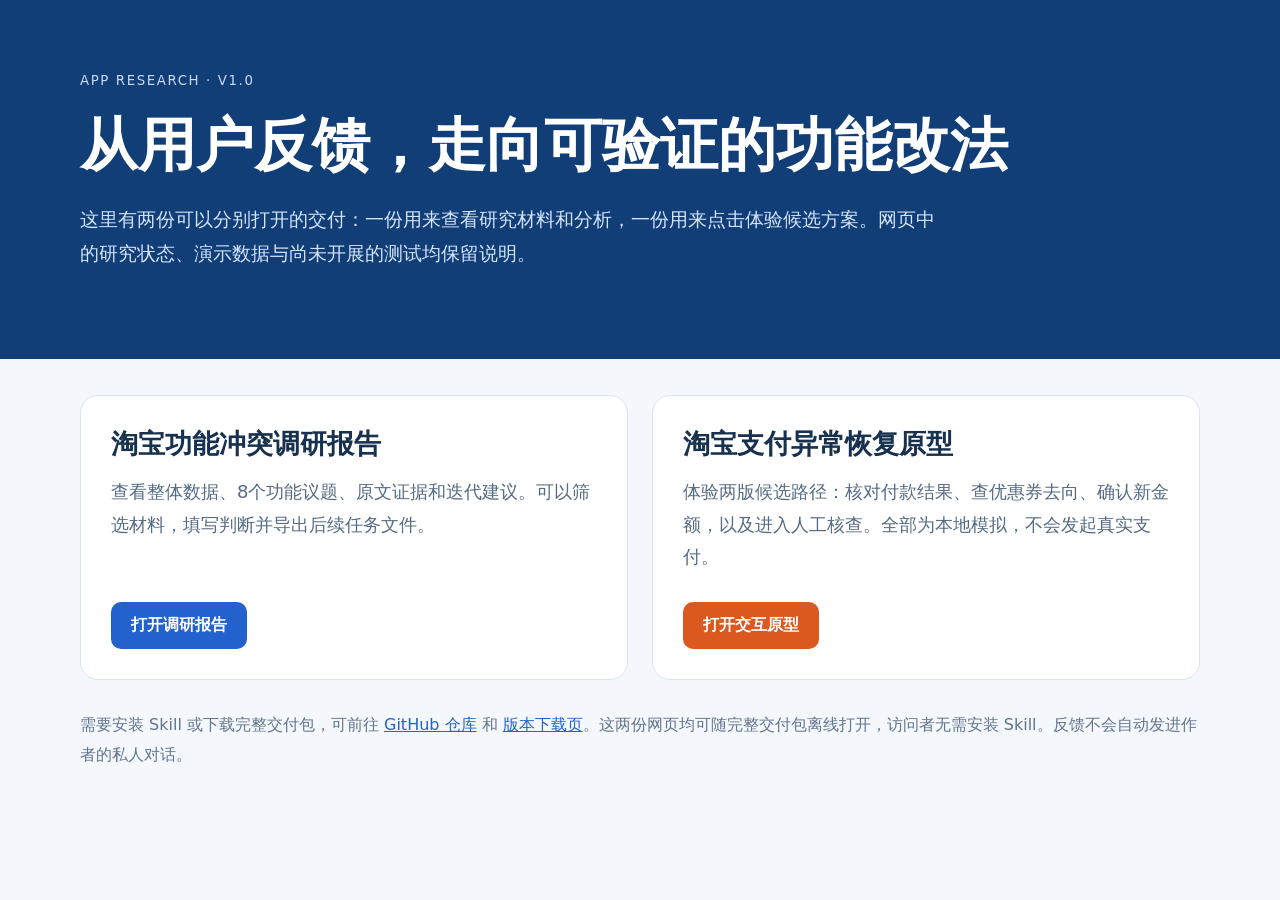
<file: docs/index.html>
<!doctype html>
<html lang="zh-CN"><meta charset="utf-8"><meta name="viewport" content="width=device-width,initial-scale=1">
<title>App 功能冲突调研分析 V1.0 · 交付入口</title>
<style>
:root{color-scheme:light;font-family:system-ui,"PingFang SC","Microsoft YaHei",sans-serif;color:#17314f;background:#f4f7fc}*{box-sizing:border-box}body{margin:0}header{padding:70px max(24px,calc((100vw - 1120px)/2));background:#123e78;color:white}header small{letter-spacing:.12em;color:#c6dcf7}h1{font-size:clamp(32px,4.5vw,58px);line-height:1.2;max-width:950px;margin:22px 0}header p{font-size:19px;line-height:1.8;max-width:860px;color:#d4e5fb}main{max-width:1168px;margin:auto;padding:36px 24px 64px}.grid{display:grid;grid-template-columns:1fr 1fr;gap:24px}.card{background:white;border:1px solid #d9e4f2;border-radius:18px;padding:30px;display:flex;flex-direction:column;min-height:280px}h2{font-size:27px;margin:0 0 14px}.card p{font-size:18px;line-height:1.8;color:#556b84;margin:0 0 28px}.link{display:inline-block;margin-top:auto;align-self:flex-start;border-radius:10px;padding:13px 20px;color:white;background:#2362cc;text-decoration:none;font-weight:650;transition:transform .15s,box-shadow .15s}.link:hover{transform:translateY(-2px);box-shadow:0 5px 16px #2362cc28}.link:focus-visible{outline:3px solid #95b9f3;outline-offset:4px}.orange{background:#db581e}.foot{font-size:16px;line-height:1.9;color:#62758d;margin-top:30px}.foot a{color:#2362cc}@media(max-width:700px){.grid{grid-template-columns:1fr}header{padding:42px 24px}.card{padding:25px}}@media(prefers-reduced-motion:reduce){.link{transition:none}.link:hover{transform:none}}
</style>
<header><small>APP RESEARCH · V1.0</small><h1>从用户反馈，走向可验证的功能改法</h1><p>这里有两份可以分别打开的交付：一份用来查看研究材料和分析，一份用来点击体验候选方案。网页中的研究状态、演示数据与尚未开展的测试均保留说明。</p></header>
<main><div class="grid"><article class="card"><h2>淘宝功能冲突调研报告</h2><p>查看整体数据、8个功能议题、原文证据和迭代建议。可以筛选材料，填写判断并导出后续任务文件。</p><a class="link" href="report/index.html">打开调研报告</a></article><article class="card"><h2>淘宝支付异常恢复原型</h2><p>体验两版候选路径：核对付款结果、查优惠券去向、确认新金额，以及进入人工核查。全部为本地模拟，不会发起真实支付。</p><a class="link orange" href="prototype/index.html">打开交互原型</a></article></div><p class="foot">需要安装 Skill 或下载完整交付包，可前往 <a href="https://github.com/Milaro001/app-function-conflict-research">GitHub 仓库</a> 和 <a href="https://github.com/Milaro001/app-function-conflict-research/releases">版本下载页</a>。这两份网页均可随完整交付包离线打开，访问者无需安装 Skill。反馈不会自动发进作者的私人对话。</p></main></html>
</file>
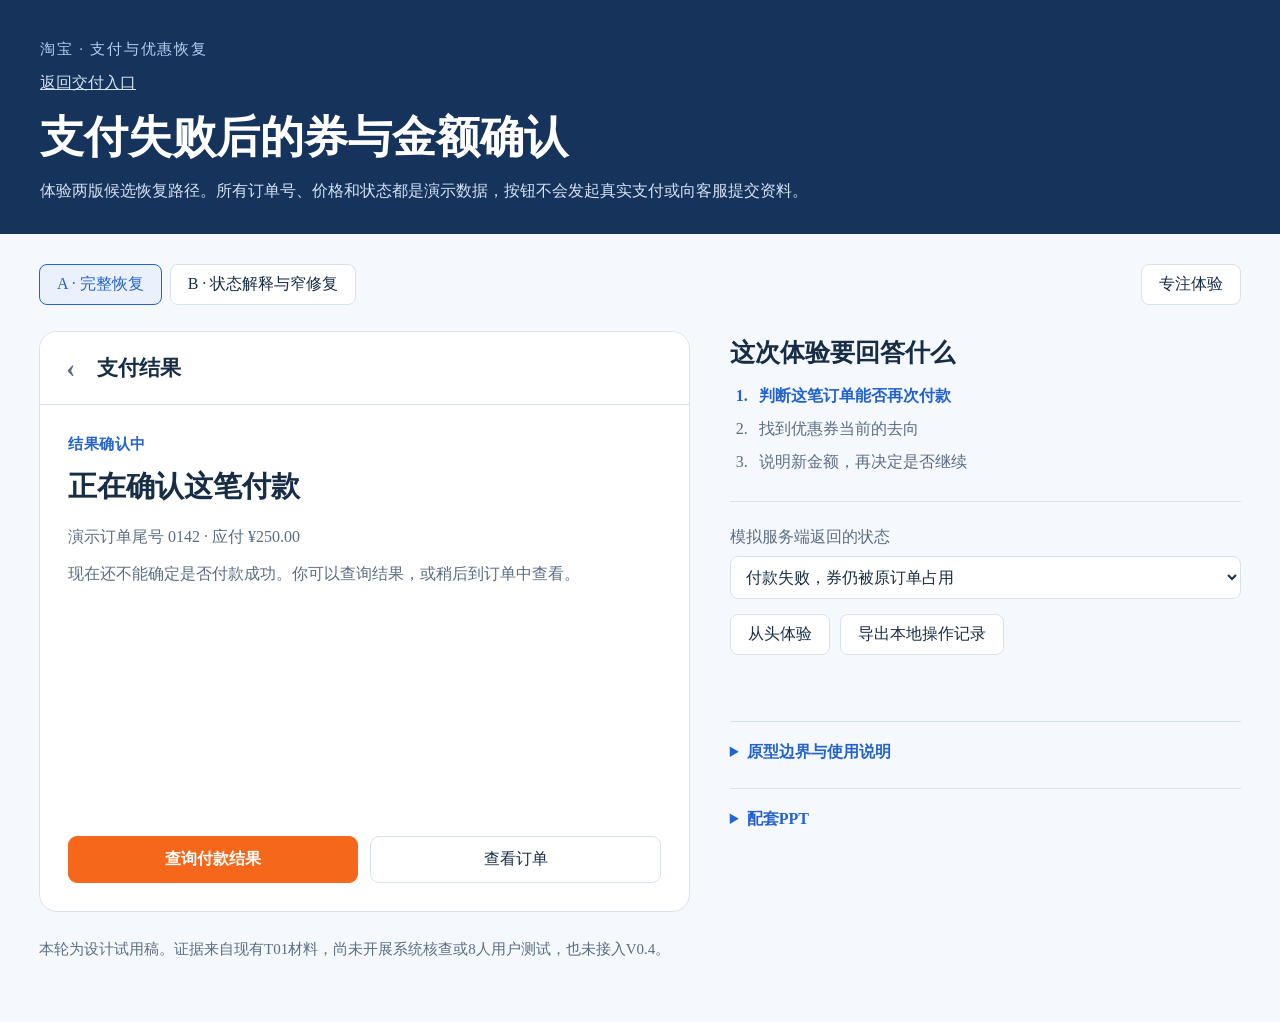
<file: docs/prototype/index.html>
<!doctype html>
<html lang="zh-CN">
<meta charset="utf-8">
<meta name="viewport" content="width=device-width,initial-scale=1">
<title>淘宝支付异常恢复 · 交互原型</title>
<style>
:root{--navy:#16345b;--blue:#2463cf;--paper:#f5f8fc;--line:#d8e2ee;--ink:#172d45;--muted:#5b6d83;--orange:#f5671b;--green:#13795b;--red:#b63e4b;--amber:#9c6515}
*{box-sizing:border-box}body{margin:0;background:var(--paper);color:var(--ink);font:18px/1.65,"Alibaba PuHuiTi 2.0","PingFang SC","Microsoft YaHei",sans-serif}button,select{font:inherit}button,a,select{touch-action:manipulation}button{cursor:pointer;transition:border-color .16s,background .16s,box-shadow .16s}button:disabled{cursor:wait;opacity:.65}button:hover{border-color:#93afd8;box-shadow:0 0 0 2px #2463cf0b}button:focus-visible,a:focus-visible,select:focus-visible{outline:3px solid #729de9;outline-offset:3px}a{color:var(--blue)}h1,h2,h3,p{margin-top:0}h1{font-size:clamp(30px,4vw,44px);line-height:1.25;margin-bottom:16px}h2{font-size:28px;line-height:1.4;margin-bottom:20px}h3{font-size:21px;margin-bottom:12px}header{background:var(--navy);color:#fff;padding:40px max(24px,calc((100vw - 1200px)/2)) 32px}.eyebrow{font-size:15px;letter-spacing:.12em;color:#b5cef1;margin-bottom:14px}header p{color:#d4e2f5;margin:0;max-width:900px}.shell{max-width:1250px;margin:0 auto;padding:30px 24px 48px}.toolbar{display:flex;align-items:center;justify-content:space-between;gap:16px;flex-wrap:wrap;margin-bottom:26px}.modes{display:flex;gap:8px}.modes button,.quiet{padding:9px 17px;border:1px solid var(--line);background:white;border-radius:8px;color:var(--ink)}.modes button[aria-pressed=true]{color:var(--blue);border-color:var(--blue);background:#eaf1fd}.layout{display:grid;grid-template-columns:minmax(0,1.12fr) minmax(320px,.88fr);gap:40px;align-items:start}.app{background:#fff;border:1px solid var(--line);border-radius:18px;min-height:575px;overflow:hidden}.app-head{padding:20px 26px;border-bottom:1px solid var(--line);font-size:21px;font-weight:650;background:#fff;display:flex;align-items:center;gap:12px}.back{border:none;background:none;padding:0 10px 0 0;font-size:28px;color:var(--muted)}.screen{padding:30px 28px 28px;min-height:506px;display:flex;flex-direction:column}.screen h2{font-size:29px}.screen p{color:var(--muted)}.screen .money{color:var(--ink)}.mobile-break{display:none}.status{color:var(--blue);font-size:15px;font-weight:650;letter-spacing:.04em;margin-bottom:12px}.status.green{color:var(--green)}.status.amber{color:var(--amber)}.status.red{color:var(--red)}.orderid{color:var(--muted);font-size:16px}.summary{background:#f7f9fc;border:1px solid var(--line);padding:20px;border-radius:12px;margin:15px 0 20px}.summary h3{margin-bottom:12px}.summary p:last-child{margin-bottom:0}.row{display:flex;justify-content:space-between;gap:20px;margin:9px 0}.money{font-size:40px;line-height:1.2;margin:2px 0 20px;letter-spacing:-.03em;font-weight:750}.diff{color:var(--red)!important;font-weight:650}.total{border-top:1px solid var(--line);padding-top:14px;font-weight:bold}.actions{display:flex;gap:12px;flex-wrap:wrap;margin-top:auto;padding-top:24px}.actions button{flex:1;min-width:180px;border:1px solid var(--line);border-radius:9px;padding:12px 15px;background:white;color:var(--ink)}.actions .primary{background:var(--orange);color:white;border-color:var(--orange);font-weight:650}.linkbtn{font-size:16px;color:var(--blue);background:none;border:none;padding:8px 0}.small{font-size:15px;color:var(--muted)}aside{padding-top:4px}aside h2{font-size:25px;margin-bottom:16px}.steps{padding-left:22px;margin:0 0 28px;color:var(--muted)}.steps li{padding-left:7px;margin-bottom:12px}.step-current{color:var(--blue);font-weight:bold}.controls{border-top:1px solid var(--line);padding-top:25px}label{font-size:16px;display:block;color:var(--muted);margin-bottom:8px}select{border:1px solid var(--line);border-radius:8px;padding:11px;width:100%;background:white;color:var(--ink)}.control-actions{display:flex;gap:10px;flex-wrap:wrap;margin-top:15px}details{border-top:1px solid var(--line);margin-top:25px;padding-top:20px}summary{cursor:pointer;color:var(--blue);font-weight:650}details p{font-size:16px;color:var(--muted);margin:16px 0 0}.toast{min-height:29px;color:var(--blue);font-size:16px;margin-top:12px}.foot{margin-top:28px;font-size:15px;color:var(--muted)}dialog{border:1px solid var(--line);border-radius:15px;max-width:520px;width:calc(100% - 32px);padding:28px;color:var(--ink);box-shadow:0 24px 80px #16345b2b}dialog::backdrop{background:#10294a66}dialog .quiet{margin-top:18px}.demo{font-size:14px;color:var(--muted);margin-bottom:16px}.focus aside{display:none}.focus .layout{display:block}.focus .app{max-width:620px;margin:auto}@media(max-width:850px){.mobile-break{display:block}.layout{grid-template-columns:1fr;gap:30px}.shell{padding:22px 18px}.screen{padding:24px 22px;min-height:480px}.app{min-height:540px}.toolbar{align-items:flex-start}.modes{flex-wrap:wrap}.money{font-size:36px}}@media(prefers-reduced-motion:reduce){*{transition:none!important}}
</style>
<header><div class="eyebrow">淘宝 · 支付与优惠恢复</div><p style="margin-bottom:16px"><a href="../index.html" style="color:#d4e2f5">返回交付入口</a></p><h1>支付失败后的<br class="mobile-break">券与金额确认</h1><p>体验两版候选恢复路径。所有订单号、价格和状态都是演示数据，按钮不会发起真实支付或向客服提交资料。</p></header>
<main class="shell">
 <div class="toolbar"><div class="modes" aria-label="选择原型方案"><button id="versionA" aria-pressed="true">A · 完整恢复</button><button id="versionB" aria-pressed="false">B · 状态解释与窄修复</button></div><button class="quiet" id="focus">专注体验</button></div>
 <div class="layout"><section class="app" aria-label="可操作的设计原型"><div class="app-head"><button class="back" data-act="back" aria-label="返回上一步">‹</button><span id="screenTitle">支付结果</span></div><div class="screen" id="screen" aria-live="polite"></div></section>
 <aside><h2>这次体验要回答什么</h2><ol class="steps"><li id="step1">判断这笔订单能否再次付款</li><li id="step2">找到优惠券当前的去向</li><li id="step3">说明新金额，再决定是否继续</li></ol>
 <div class="controls"><label for="scenario">模拟服务端返回的状态</label><select id="scenario"><option value="held">付款失败，券仍被原订单占用</option><option value="returned">付款失败，券已返还且仍适用</option><option value="expired">付款失败，券已过有效期</option><option value="paid">结果回查：这笔钱已支付</option><option value="pending">支付结果仍在确认中</option></select><div class="control-actions"><button class="quiet" id="reset">从头体验</button><button class="quiet" id="export">导出本地操作记录</button></div><div class="toast" id="toast" role="status"></div></div>
 <details><summary>原型边界与使用说明</summary><p>原型展示拟议界面，未连接淘宝。选择器相当于研究主持人设置的底层真值，用户点击“刷新”不会凭空释放券。A覆盖较完整的自行恢复，B保留状态解释和人工核查。B也可以查看当前报价。</p><p>演示金额为：商品¥300、店铺优惠¥20、平台券¥30。券适用时应付¥250，不适用时应付¥280。真实报价还需包含实际适用的运费等项目。</p><p>导出的记录只反映本地模拟点击，不会自动反馈到调研报告，也不是实际用户测试结果。页面刷新会清空记录。</p></details>
 <details><summary>配套PPT</summary><p><a href="prototype-plan.pptx">下载原型与验证方案（PPT Master重制，13页）</a></p></details>
 </aside></div><p class="foot">本轮为设计试用稿。证据来自现有T01材料，尚未开展系统核查或8人用户测试，也未接入V0.4。</p>
</main>
<dialog id="dialog"><h2 id="dialogTitle"></h2><div id="dialogBody"></div><button class="quiet" id="closeDialog">关闭</button></dialog>
<script>
(()=>{
'use strict';
const $=id=>document.getElementById(id);
let version='A',state='pending',scenario='held',history=[],busy=false,logs=[],generation=0;
const order='演示订单尾号 0142';
function log(action){logs.push({at:new Date().toISOString(),version,scenario,state,action,simulation:true})}
function toast(s){$('toast').textContent=s}
function btn(label,act,primary=false){return `<button data-act="${act}"${primary?' class="primary"':''}>${label}</button>`}
function actions(...bs){return `<div class="actions">${bs.join('')}</div>`}
function go(next){history.push(state);state=next;log('进入 '+next);render();}
function dialog(title,body){$('dialogTitle').textContent=title;$('dialogBody').innerHTML=body;$('dialog').showModal();log('打开 '+title)}
function amount(){return scenario==='returned'?250:280}
function rows(current=amount()){return `<div class="row"><span>商品金额</span><span>¥300.00</span></div><div class="row"><span>店铺优惠</span><span>−¥20.00</span></div><div class="row"><span>平台优惠券</span><span>${current===250?'−¥30.00':'本次不可用'}</span></div><div class="row total"><span>本次应付</span><span>¥${current}.00</span></div>`}
function detail(){
 const status=state==='pending'?'支付结果确认中':(scenario==='paid'?'已支付':'付款失败，订单已取消');
 const coupon=state==='pending'?'结果未确定，尚不判断释放':({held:'原订单占用中',returned:'已返还且仍适用',expired:'已过演示有效期',paid:'已在成功订单中使用',pending:'状态待确认'}[scenario]);
 let h=`<p class="demo">演示资料，未查询真实订单</p><p>${order}</p><p>支付状态：${status}</p><p>平台券：${coupon}</p>`;
 if(state!=='pending'&&scenario!=='paid')h+=`<div class="summary">${rows()}</div><p class="small">这份报价是本地演示，不会创建订单。</p>`;
 dialog('订单与当前金额',h);
}
function render(){
 $('versionA').setAttribute('aria-pressed',String(version==='A'));$('versionB').setAttribute('aria-pressed',String(version==='B'));
 for(let i=1;i<=3;i++)$('step'+i).classList.toggle('step-current',i===({pending:1,paid:1,recovery:2,quote:3,confirm:3,done:3,support:2}[state]||1));
 let title='支付结果',html='';
 if(state==='pending')html=`<div class="status">结果确认中</div><h2>正在确认这笔付款</h2><p class="orderid">${order} · 应付 ¥250.00</p><p>现在还不能确定是否付款成功。你可以查询结果，或稍后到订单中查看。</p>${actions(btn('查询付款结果','query',true),btn('查看订单','detail'))}`;
 if(state==='paid')html=`<div class="status green">结果已确认</div><h2>这笔付款已成功</h2><p class="money">¥250.00</p><p>${order}</p><p>无需再次付款。平台优惠券已在这笔成功订单中使用。</p>${actions(btn('查看成功订单','detail',true))}`;
 if(state==='recovery'){
   title=version==='A'?'订单恢复':'优惠券问题核查';
   const held=scenario==='held',returned=scenario==='returned';
   const status=held?'仍被占用':(returned?'已返还，可重新选用':'已过有效期');
   const explain=held?`占用订单尾号 0142。系统确认可用后，你可重新选用。`:returned?'系统已确认释放，且本次报价仍满足演示使用条件。':'演示券已超过有效期，本次不能抵扣。若你认为有误，可提交核查。';
   html=`<div class="status ${returned?'green':'amber'}">付款失败已确认</div><h2>这笔付款未成功</h2><p class="orderid">${order} · 已取消</p><div class="summary"><h3>平台优惠券 ¥30 · ${status}</h3><p>${explain}</p></div>`;
   if(version==='A'){
    if(held)html+=`<p class="small">尚未取得可靠的释放完成时间</p>${actions(btn('刷新券状态','refresh',true),btn('查看占用订单','detail'))}<button class="linkbtn" data-act="support">需要人工核查</button>`;
    else html+=actions(btn(returned?'重新结算并核对金额':'查看本次应付金额','quote',true),btn('查看订单','detail'))+(returned?'':`<button class="linkbtn" data-act="support">对券状态有疑问，提交核查</button>`);
   }else if(returned)html+=actions(btn('返回订单重新结算','quote',true),btn('查看订单与金额','detail'));
   else html+=`<p class="small">状态无法纠正时，人工核查会携带订单与券记录。本地演示不承诺处理时长。</p>${actions(btn('提交人工核查','support',true),btn('查看订单与金额','detail'))}<button class="linkbtn" data-act="quote">返回订单重新结算</button>`;
 }
 if(state==='quote'){
   title='重新确认金额';const n=amount();
   html=`<div class="status">演示报价</div><h2>本次应付</h2><p class="money">¥${n}.00</p>`;
   if(version==='A')html+=n===280?'<p class="diff">比上次确认的 ¥250.00 多 ¥30.00</p>':'<p style="color:var(--green)">与上次确认的金额一致</p>';
   html+=`<div class="summary">${rows(n)}</div>`;
   if(n===280)html+=`<p class="small">${scenario==='expired'?'平台券已过演示有效期，本次不能抵扣。':'券仍被原订单占用，本次报价未抵扣。'}</p>`;
   html+=actions(btn('返回处理券问题','recovery'),btn(`确认按¥${n}继续`,'confirm',true));
 }
 if(state==='confirm'){
   title='模拟确认';const n=amount();
   html=`<div class="status">原型任务，未发起真实支付</div><h2>你已确认本次应付 ¥${n}.00</h2><p>接下来演示正常支付流程的入口。本地原型不会创建订单、扣款或占用优惠券。</p>${actions(btn('返回金额确认','quote'),btn('结束这次模拟','done',true))}`;
 }
 if(state==='done'){title='体验完成';html=`<div class="status green">本地模拟已结束</div><h2>本次交互到这里结束</h2><p>这说明原型流程已走完，尚不能证明系统支付或券释放正确。</p>${actions(btn('重新体验','reset',true))}`}
 if(state==='support'){
   title='人工核查';html=`<div class="status">仅在本地演示登记</div><h2>模拟核查资料已准备好</h2><div class="summary"><p>${order}<br>支付结果：失败已确认<br>券状态：${scenario==='held'?'原订单占用中':scenario==='returned'?'已返还且仍适用':'已过演示有效期'}</p></div><p>真实功能需要接入有权限的处理团队。此处没有发送任何资料，也没有生成客服工单。</p>${actions(btn('返回订单恢复','recovery',true),btn('查看订单与金额','detail'))}`;
 }
 $('screenTitle').textContent=title;$('screen').innerHTML=html;
}
async function act(action){
 if(busy)return;log(action);
 if(action==='query'){
   const requestGeneration=generation;busy=true;const b=document.querySelector('[data-act="query"]');if(b){b.disabled=true;b.textContent='正在查询…'}
   await new Promise(r=>setTimeout(r,420));if(requestGeneration!==generation)return;busy=false;
   if(scenario==='pending'){render();toast('模拟回查：结果仍在确认中，请稍后再查。')}
   else{go(scenario==='paid'?'paid':'recovery');toast('已读取本次模拟状态。')}
 }else if(action==='refresh'){toast('模拟回查：券仍由订单0142占用，尚未释放。');log('刷新后仍占用')}
 else if(action==='detail')detail();
 else if(action==='back'){state=history.pop()||'pending';render()}
 else if(action==='reset')reset();
 else if(['recovery','quote','confirm','done','support'].includes(action))go(action);
}
function reset(){generation++;state='pending';history=[];busy=false;toast('已回到最初的结果确认页。');log('重置体验');render()}
document.addEventListener('click',e=>{const b=e.target.closest('[data-act]');if(b)act(b.dataset.act)});
$('scenario').addEventListener('change',()=>{scenario=$('scenario').value;reset()});
for(const v of ['A','B'])$('version'+v).addEventListener('click',()=>{version=v;reset()});
$('reset').addEventListener('click',reset);$('closeDialog').addEventListener('click',()=>$('dialog').close());
$('focus').addEventListener('click',()=>{document.body.classList.toggle('focus');$('focus').textContent=document.body.classList.contains('focus')?'显示体验说明':'专注体验'});
$('export').addEventListener('click',()=>{
 const blob=new Blob([JSON.stringify({kind:'prototype-click-log',simulation:true,not_user_research_results:true,exported_at:new Date().toISOString(),events:logs},null,2)],{type:'application/json'});
 const uri=URL.createObjectURL(blob),a=document.createElement('a');a.href=uri;a.download='原型本地模拟操作记录.json';a.click();setTimeout(()=>URL.revokeObjectURL(uri),1000);toast('已导出本地模拟记录。')
});
log('首次进入');render();
})();
</script>
</html>
</file>
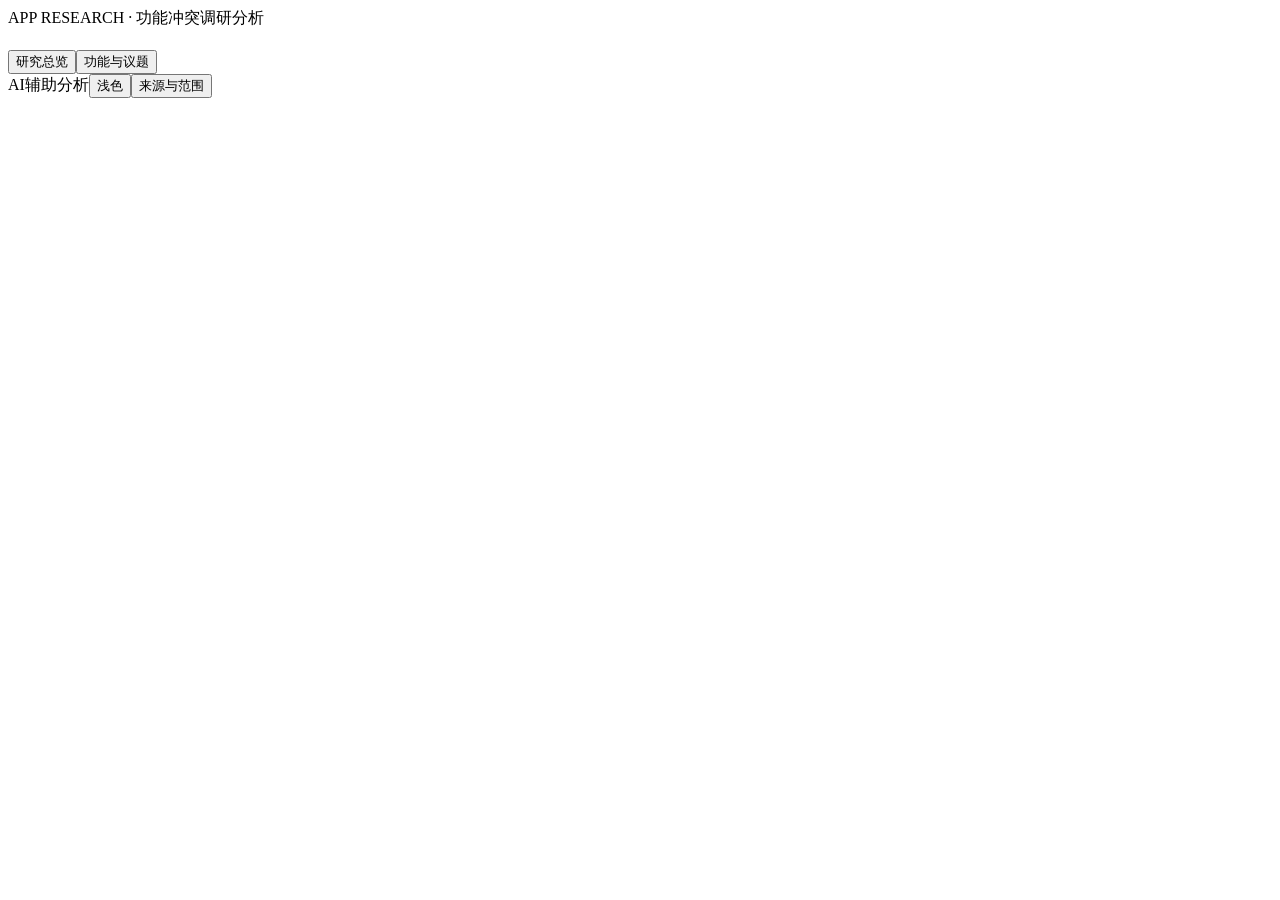
<file: skills/contradiction-review-v1/assets/report-template.html>
<!doctype html>
<html lang="zh-CN">
<head>
<meta charset="utf-8"><meta name="viewport" content="width=device-width,initial-scale=1">
<title>App 功能迭代调研</title>
<style>
__REPORT_CSS__
</style>
</head>
<body>
<header><div><div class="brand">APP RESEARCH · 功能冲突调研分析</div><h1 id="title"></h1></div><nav class="primary-nav" aria-label="研究页面"><button data-view="overview">研究总览</button><button data-view="issues">功能与议题</button></nav><div class="header-actions"><span class="status">AI辅助分析</span><button id="theme-toggle" aria-label="切换页面配色">浅色</button><button id="source-toggle">来源与范围</button></div></header>
<main id="overview-view" class="overview-page"><section class="metrics" id="metrics" aria-label="全局样本与议题概览"></section><div id="overview-content" class="overview-content"></div></main>
<main id="issues-view" class="workspace" hidden>
<aside aria-label="议题列表"><div class="tools"><input id="search" aria-label="检索议题" placeholder="搜索功能或议题"><select id="filter" aria-label="筛选关系"><option value="">全部关系</option></select></div><div id="issues"></div></aside>
<section class="right" aria-label="议题详情"><nav class="tabs" role="tablist" aria-label="分析视图"><select id="mobile-topic" class="mobile-topic" aria-label="选择功能议题"></select><button role="tab" data-tab="analysis">结论与改法</button><button role="tab" data-tab="issue-data">议题数据</button><button role="tab" data-tab="evidence">原文证据</button><button role="tab" data-tab="review">你的判断与下一步</button></nav><div class="content" id="content"></div><div id="review-dock" class="review-dock" aria-label="提交所选任务" hidden></div></section>
</main>
<dialog id="sources-dialog" class="sources-dialog" aria-label="采集来源与研究范围"><div class="sources-heading"><h2>采集来源与研究范围</h2><button id="source-close" aria-label="关闭来源说明">关闭</button></div><div class="sources-body"><div id="scope"></div><div id="sources"></div><ul id="limits"></ul></div></dialog>
<dialog id="analytics-dialog" class="sources-dialog analytics-dialog" aria-label="统计对应原文"><div class="sources-heading"><h2 id="analytics-title"></h2><button id="analytics-close" aria-label="关闭统计原文">关闭</button></div><div class="sources-body"><p id="analytics-definition"></p><label>筛选原文类型 <select id="record-code" aria-label="筛选统计原文类型"><option value="">全部类型</option><option value="P">问题／诉求</option><option value="V">功能价值／偏好</option><option value="C">辅助背景</option><option value="U">上下文待核</option><option value="G">非功能内容</option><option value="E">事件表态</option></select></label><p id="record-count" class="muted"></p><div id="analytics-records"></div></div></dialog>
<div id="chart-tooltip" class="chart-tooltip" role="tooltip" hidden></div>
<dialog id="reason-dialog" class="sources-dialog reason-dialog" aria-label="结构图节点详情"><div class="sources-heading"><h2 id="reason-title"></h2><button id="reason-close" aria-label="关闭节点详情">关闭</button></div><div id="reason-body" class="sources-body"></div></dialog>
<script type="application/json" id="report-data">__REPORT_JSON__</script>
<script>
'use strict';
const report=JSON.parse(document.getElementById('report-data').textContent);
const relations={conflict_candidate:['两种需求暂时难同时满足','var(--red)'],compatible_preferences:['两种需求可以一起满足','var(--green)'],condition_difference:['设备、版本或场景不同，要分开看','var(--blue)'],one_sided_issue:['现有反馈想改进这里，还没看到相反意见','var(--amber)'],insufficient_context:['信息还不够，需要补充','var(--muted)']};
const relationExplanation={conflict_candidate:'用户对同一功能提出了暂时难以同时满足的要求，需要比较适用场景和代价。',compatible_preferences:'这些要求能够同时满足，设计重点是让功能之间配合。',condition_difference:'这些反馈来自不同设备、版本、时间或使用场景。同一个功能可能有人能用、有人不能用，应先查清差别在哪里，再决定怎么改。',one_sided_issue:'目前这些用户都希望改进这项体验；我们还没有找到要求相反做法的具体反馈，因此暂时不能称为两方冲突。',insufficient_context:'现有材料还缺少判断所需的信息，下一步先补齐具体使用条件。'};
const byId=new Map(report.evidence.map(e=>[e.id,e]));
const sourceNames={appstore:'App Store',web:'公开网页',xhs:'小红书',wb:'微博',zhihu:'知乎',bili:'B站',douyin:'抖音',appbao:'应用宝',v2ex:'V2EX',appinn:'小众软件论坛'};
const scopeNames={client:'客户端',version:'版本',purpose:'用途',period:'时间范围',payment:'付费条件',G1:'范围确认'};
let selected=report.issues[0]?.id,tab='analysis',view='overview',decisions={};
const storageKey='app-conflict-review:'+report.bundle_id;
try{decisions=JSON.parse(localStorage.getItem(storageKey)||'{}');if(!decisions||typeof decisions!=='object'||Array.isArray(decisions))decisions={}}catch(_){decisions={}}
function el(tag,text,cls){const e=document.createElement(tag);if(text!==undefined)e.textContent=String(text);if(cls)e.className=cls;return e}
function add(parent,tag,text,cls){const e=el(tag,text,cls);parent.append(e);return e}
function list(parent,items){const ul=add(parent,'ul');for(const v of items||[])add(ul,'li',v);return ul}
function tone(node,key){const r=relations[key];node.style.setProperty('--tone',r[1]);node.style.setProperty('--wash',`color-mix(in srgb, ${r[1]} 10%, var(--panel))`);return r[0]}
function tag(parent,key){const b=add(parent,'span',relations[key][0],'tag');tone(b,key)}
function count(v){return Number.isInteger(v)?v.toLocaleString('zh-CN'):'待核'}
function displayDate(v){const d=new Date(v);return v&&!Number.isNaN(d.getTime())?d.toLocaleString('zh-CN',{timeZone:'Asia/Shanghai',hour12:false}):'时间待核'}
document.getElementById('title').textContent=report.app+' · 功能迭代调研';document.title=report.app+' · 功能迭代调研';
const recentCount=report.sources.some(s=>Array.isArray(s.recent_posts))?report.sources.reduce((n,s)=>n+(s.recent_posts?.length||0),0):null;
const headlineMetrics=[['已审阅原始评论',report.counts.raw_comments],['与功能相关的反馈',report.counts.screened_feedback],['近期相关帖子／视频',recentCount],['研究议题',report.issues.length]];
for(const [label,value] of headlineMetrics){const m=add(document.getElementById('metrics'),'div',undefined,'metric');add(m,'strong',count(value));add(m,'span',label)}
for(const [key,value] of Object.entries(relations)){const o=add(document.getElementById('filter'),'option',value[0]);o.value=key}
for(const [k,v] of Object.entries(report.scope))add(document.getElementById('scope'),'p',(scopeNames[k]||k)+'：'+(v==null||v==='unknown'?'待核验':v),'muted');
for(const source of report.sources){const row=add(document.getElementById('sources'),'div',undefined,'source-row');add(row,'strong',source.name+' · '+source.status);if(source.note)add(row,'div',source.note,'muted');if(source.recent_posts?.length){const detail=add(row,'details');add(detail,'summary','查看近期帖子／视频文字（按发布时间）');const posts=add(detail,'div',undefined,'source-posts');for(const post of [...source.recent_posts].sort((a,b)=>(b.published_at||'').localeCompare(a.published_at||''))){const item=add(posts,'article',undefined,'source-post');const link=add(item,'a',post.title||'无标题帖子');link.href=post.source_url;link.target='_blank';link.rel='noopener noreferrer';add(item,'small',displayDate(post.published_at)+' · '+(post.role||'待判读材料'))}}}
for(const limit of report.limitations)add(document.getElementById('limits'),'li',limit);
function drawList(){
 const root=document.getElementById('issues');root.replaceChildren();const q=document.getElementById('search').value.trim().toLowerCase(),filter=document.getElementById('filter').value;
 const items=report.issues.filter(i=>(!filter||filter===i.relation)&&(!q||(i.title+' '+i.decision_object).toLowerCase().includes(q)));
 if(!items.some(i=>i.id===selected))selected=items[0]?.id;
 if(!items.length)add(root,'p','当前没有匹配议题。','empty');
 for(const i of items){const slot=add(root,'div',undefined,'issue-reveal-slot'),b=add(slot,'button',undefined,'issue');tone(b,i.relation);b.setAttribute('aria-pressed',String(i.id===selected));add(b,'strong',i.decision_object);add(b,'p',i.title,'issue-summary');add(b,'small',i.material_summary||(i.main_collection_eligible?'主收藏候选 · '+count(i.related_feedback)+' 条关联反馈':'观察与补证 · '+(i.related_feedback==null?'数量待核':count(i.related_feedback)+' 条关联反馈')));tag(b,i.relation);b.onclick=()=>goToIssue(i.id,tab)}
}
function drawAnalysis(root,i){
 if(drawReasoning(root,i))return;
 add(root,'p',i.interpretation||'解释尚待补充。','lead');
 const relation=add(root,'div',undefined,'relation-note');tag(relation,i.relation);add(relation,'span',relationExplanation[i.relation]);
 add(root,'h3','我们为什么先验证这个问题');list(root,i.ranking_reasons?.length?i.ranking_reasons:['我们还需要核对排序依据。']);
 add(root,'h3','这些问题可能为什么发生');
 if(!i.hypotheses?.length)add(root,'p','现有材料不足以提出有依据的原因解释。','muted');
 for(const h of i.hypotheses||[]){const box=add(root,'div',undefined,'box hypothesis');add(box,'h4',h.statement);add(box,'div','待验证假设','note');if(h.disconfirming_question)add(box,'p','如何区分：'+h.disconfirming_question);if(h.support_ids?.length)add(box,'small','依据：'+h.support_ids.join('、'),'muted')}
 add(root,'h3',report.app+'团队可以怎样改，怎样验证');
 if(!i.options?.length)add(root,'p','先补充证据，再决定改动。','muted');
 for(const o of i.options||[]){const box=add(root,'div',undefined,'box option');add(box,'h4',o.action);add(box,'p','适用条件：'+o.conditions);add(box,'p','代价与影响：'+o.tradeoff);add(box,'p','验证任务：'+o.validation_task)}
 if(i.conditions?.length){const boundary=add(root,'details',undefined,'boundary');add(boundary,'summary','查看这项判断的适用条件与证据缺口');list(boundary,i.conditions)}
 const b=add(root,'button','查看对应原文');b.onclick=()=>{tab='evidence';document.getElementById('content').scrollTop=0;draw()};
}
function drawEvidence(root,i){
 const groups=new Map();for(const a of i.anchors){if(!groups.has(a.evidence_id))groups.set(a.evidence_id,[]);groups.get(a.evidence_id).push(a.anchor)}
 for(const [eid,anchors] of groups){const e=byId.get(eid),box=add(root,'article',undefined,'evidence');box.dataset.evidenceId=eid;box.tabIndex=-1;add(box,'small',(sourceNames[e.platform]||e.platform)+' · '+displayDate(e.published_at),'muted');for(const anchor of anchors)add(box,'blockquote',anchor);add(box,'div',e.context_status||'上下文状态未核验','note');const detail=add(box,'details');add(detail,'summary','展开上下文与引用位置');add(detail,'pre',e.context_text||e.body);add(detail,'p','证据ID：'+e.id);add(detail,'p','直接回复对象：'+(e.parent_id||'本条未记录直接回复对象'));if(e.source_url){const link=add(box,'a','打开来源原文');link.href=e.source_url;link.target='_blank';link.rel='noopener noreferrer'}else add(box,'p','来源文件：'+e.source_file,'muted')}
}
__ANALYTICS_SCRIPT__
__HANDOFF_SCRIPT__
let issueEntranceTimer=0;
let issuePanelEntranceTimer=0;
function clearIssuePanelEntrance(){clearTimeout(issuePanelEntranceTimer);issuePanelEntranceTimer=0;document.getElementById('content').classList.remove('issue-tab-enter')}
function playIssuePanelEntrance(){clearIssuePanelEntrance();if(issueScrollPreference.matches)return;const panel=document.getElementById('content');void panel.offsetWidth;panel.classList.add('issue-tab-enter');issuePanelEntranceTimer=setTimeout(clearIssuePanelEntrance,300)}
function clearIssueEntrance(){clearTimeout(issueEntranceTimer);issueEntranceTimer=0;document.getElementById('issues-view').classList.remove('issues-enter');for(const card of document.querySelectorAll('#issues .issue-entry-card'))card.classList.remove('issue-entry-card')}
function playIssueEntrance(){
 clearIssueEntrance();if(matchMedia('(prefers-reduced-motion: reduce)').matches)return;
 const workspace=document.getElementById('issues-view'),viewport=workspace.querySelector('aside').getBoundingClientRect();let order=0;
 for(const card of document.querySelectorAll('#issues .issue')){const rect=card.parentElement.getBoundingClientRect();if(rect.bottom>viewport.top&&rect.top<viewport.bottom){card.classList.add('issue-entry-card');card.style.setProperty('--issue-enter-delay',Math.min(order++,4)*45+'ms')}}
 void workspace.offsetWidth;workspace.classList.add('issues-enter');
 issueEntranceTimer=setTimeout(clearIssueEntrance,660);
}
function showView(next){
 const enteringIssues=next==='issues'&&view!=='issues';clearIssueEntrance();clearIssuePanelEntrance();clearIssueScrollMotion();
 view=next;document.getElementById('overview-view').hidden=view!=='overview';document.getElementById('issues-view').hidden=view!=='issues';
 for(const b of document.querySelectorAll('[data-view]'))b.setAttribute('aria-pressed',String(b.dataset.view===view));
 if(view==='issues'){draw();if(enteringIssues)playIssueEntrance()}
}
function goToIssue(id,nextTab='analysis'){const changedTab=view==='issues'&&tab!==nextTab;selected=id;tab=nextTab;showView('issues');document.getElementById('content').scrollTop=0;if(changedTab)playIssuePanelEntrance()}
function draw(){
 clearIssueEntrance();clearIssuePanelEntrance();clearIssueScrollMotion();
 hideChartTip();clearReasonWires();resetReviewDock();drawList();for(const b of document.querySelectorAll('[data-tab]'))b.setAttribute('aria-selected',String(b.dataset.tab===tab));
 const root=document.getElementById('content');root.replaceChildren();const i=report.issues.find(v=>v.id===selected);
 if(!i){add(root,'h2',report.issues.length?'当前没有匹配议题':'当前证据不足');add(root,'p',report.issues.length?'请清空检索或调整关系筛选。':'尚未形成可判定议题，请查看采集来源与补证方向。','empty');return}
 add(root,'p','当前议题的决策对象','eyebrow');add(root,'h2',i.decision_object,'decision-title');if(tab!=='issue-data'&&!(tab==='analysis'&&i.insight)){const finding=add(root,'section',undefined,'finding');add(finding,'h3','当前结论');add(finding,'p',i.title)}
 document.getElementById('mobile-topic').value=i.id;
 if(tab==='analysis')drawAnalysis(root,i);else if(tab==='issue-data')drawIssueData(root,i);else if(tab==='evidence')drawEvidence(root,i);else drawReview(root,i);
 installIssueScrollMotion();
}
for(const i of report.issues){const o=add(document.getElementById('mobile-topic'),'option',i.decision_object);o.value=i.id}
document.getElementById('mobile-topic').onchange=e=>goToIssue(e.target.value,tab);
const sourceDialog=document.getElementById('sources-dialog');document.getElementById('source-toggle').onclick=()=>sourceDialog.showModal();document.getElementById('source-close').onclick=()=>sourceDialog.close();
document.getElementById('search').oninput=draw;document.getElementById('filter').onchange=draw;
for(const b of document.querySelectorAll('[data-tab]'))b.onclick=()=>{const changed=tab!==b.dataset.tab;tab=b.dataset.tab;document.getElementById('content').scrollTop=0;draw();if(changed)playIssuePanelEntrance()};
for(const b of document.querySelectorAll('[data-view]'))b.onclick=()=>showView(b.dataset.view);
let colorTheme='dark';try{colorTheme=localStorage.getItem('app-conflict-color-theme')||'dark'}catch(_){}
function applyColorTheme(){document.documentElement.dataset.theme=colorTheme;document.getElementById('theme-toggle').textContent=colorTheme==='dark'?'浅色':'深色'}
document.getElementById('theme-toggle').onclick=()=>{colorTheme=colorTheme==='dark'?'light':'dark';try{localStorage.setItem('app-conflict-color-theme',colorTheme)}catch(_){}applyColorTheme()};applyColorTheme();
drawOverview(document.getElementById('overview-content'));draw();showView(view);
</script>
</body></html>
</file>
